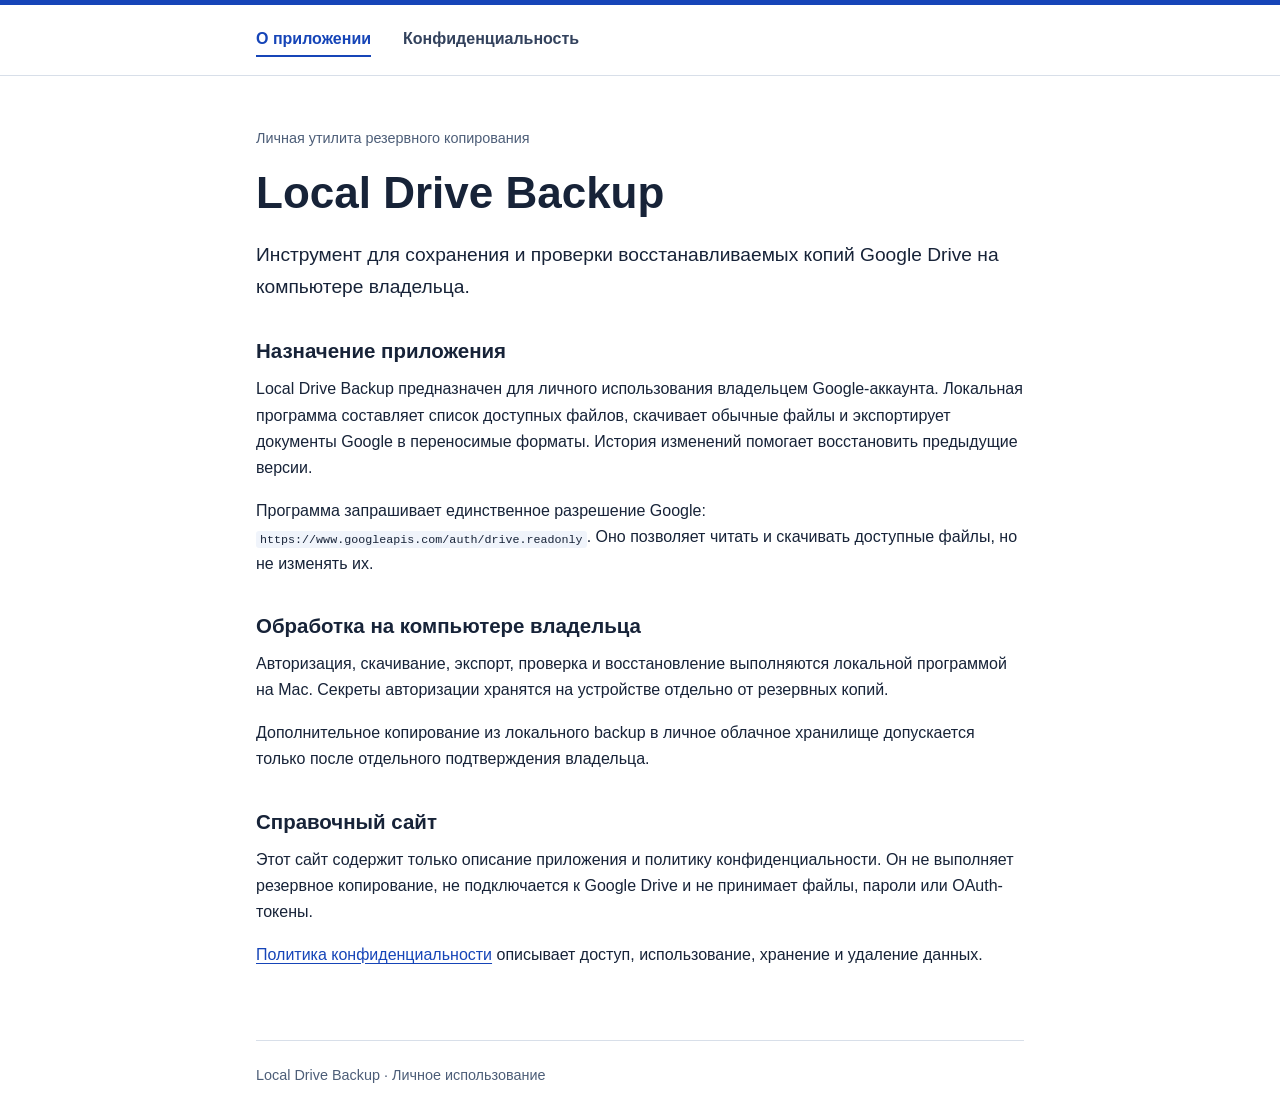
<file: index.html>
<!doctype html>
<html lang="ru">
<head>
  <meta charset="utf-8">
  <meta name="viewport" content="width=device-width, initial-scale=1">
  <meta name="description" content="Local Drive Backup — личная утилита резервного копирования Google Drive с обработкой данных на компьютере владельца.">
  <meta name="referrer" content="no-referrer">
  <meta http-equiv="Content-Security-Policy" content="default-src 'none'; style-src 'self'; base-uri 'none'; form-action 'none'; connect-src 'none'">
  <title>Local Drive Backup</title>
  <link rel="stylesheet" href="styles.css">
</head>
<body>
  <header><nav aria-label="Основная навигация"><a href="index.html" aria-current="page">О приложении</a><a href="privacy.html">Конфиденциальность</a></nav></header>
  <main>
    <p class="eyebrow">Личная утилита резервного копирования</p>
    <h1>Local Drive Backup</h1>
    <p class="lead">Инструмент для сохранения и проверки восстанавливаемых копий Google Drive на компьютере владельца.</p>
    <section aria-labelledby="purpose"><h2 id="purpose">Назначение приложения</h2>
      <p>Local Drive Backup предназначен для личного использования владельцем Google-аккаунта. Локальная программа составляет список доступных файлов, скачивает обычные файлы и экспортирует документы Google в переносимые форматы. История изменений помогает восстановить предыдущие версии.</p>
      <p>Программа запрашивает единственное разрешение Google: <code>https://www.googleapis.com/auth/drive.readonly</code>. Оно позволяет читать и скачивать доступные файлы, но не изменять их.</p>
    </section>
    <section aria-labelledby="processing"><h2 id="processing">Обработка на компьютере владельца</h2>
      <p>Авторизация, скачивание, экспорт, проверка и восстановление выполняются локальной программой на Mac. Секреты авторизации хранятся на устройстве отдельно от резервных копий.</p>
      <p>Дополнительное копирование из локального backup в личное облачное хранилище допускается только после отдельного подтверждения владельца.</p>
    </section>
    <section aria-labelledby="website"><h2 id="website">Справочный сайт</h2>
      <p>Этот сайт содержит только описание приложения и политику конфиденциальности. Он не выполняет резервное копирование, не подключается к Google Drive и не принимает файлы, пароли или OAuth-токены.</p>
      <p><a href="privacy.html">Политика конфиденциальности</a> описывает доступ, использование, хранение и удаление данных.</p>
    </section>
  </main>
  <footer>Local Drive Backup · Личное использование</footer>
</body>
</html>
</file>
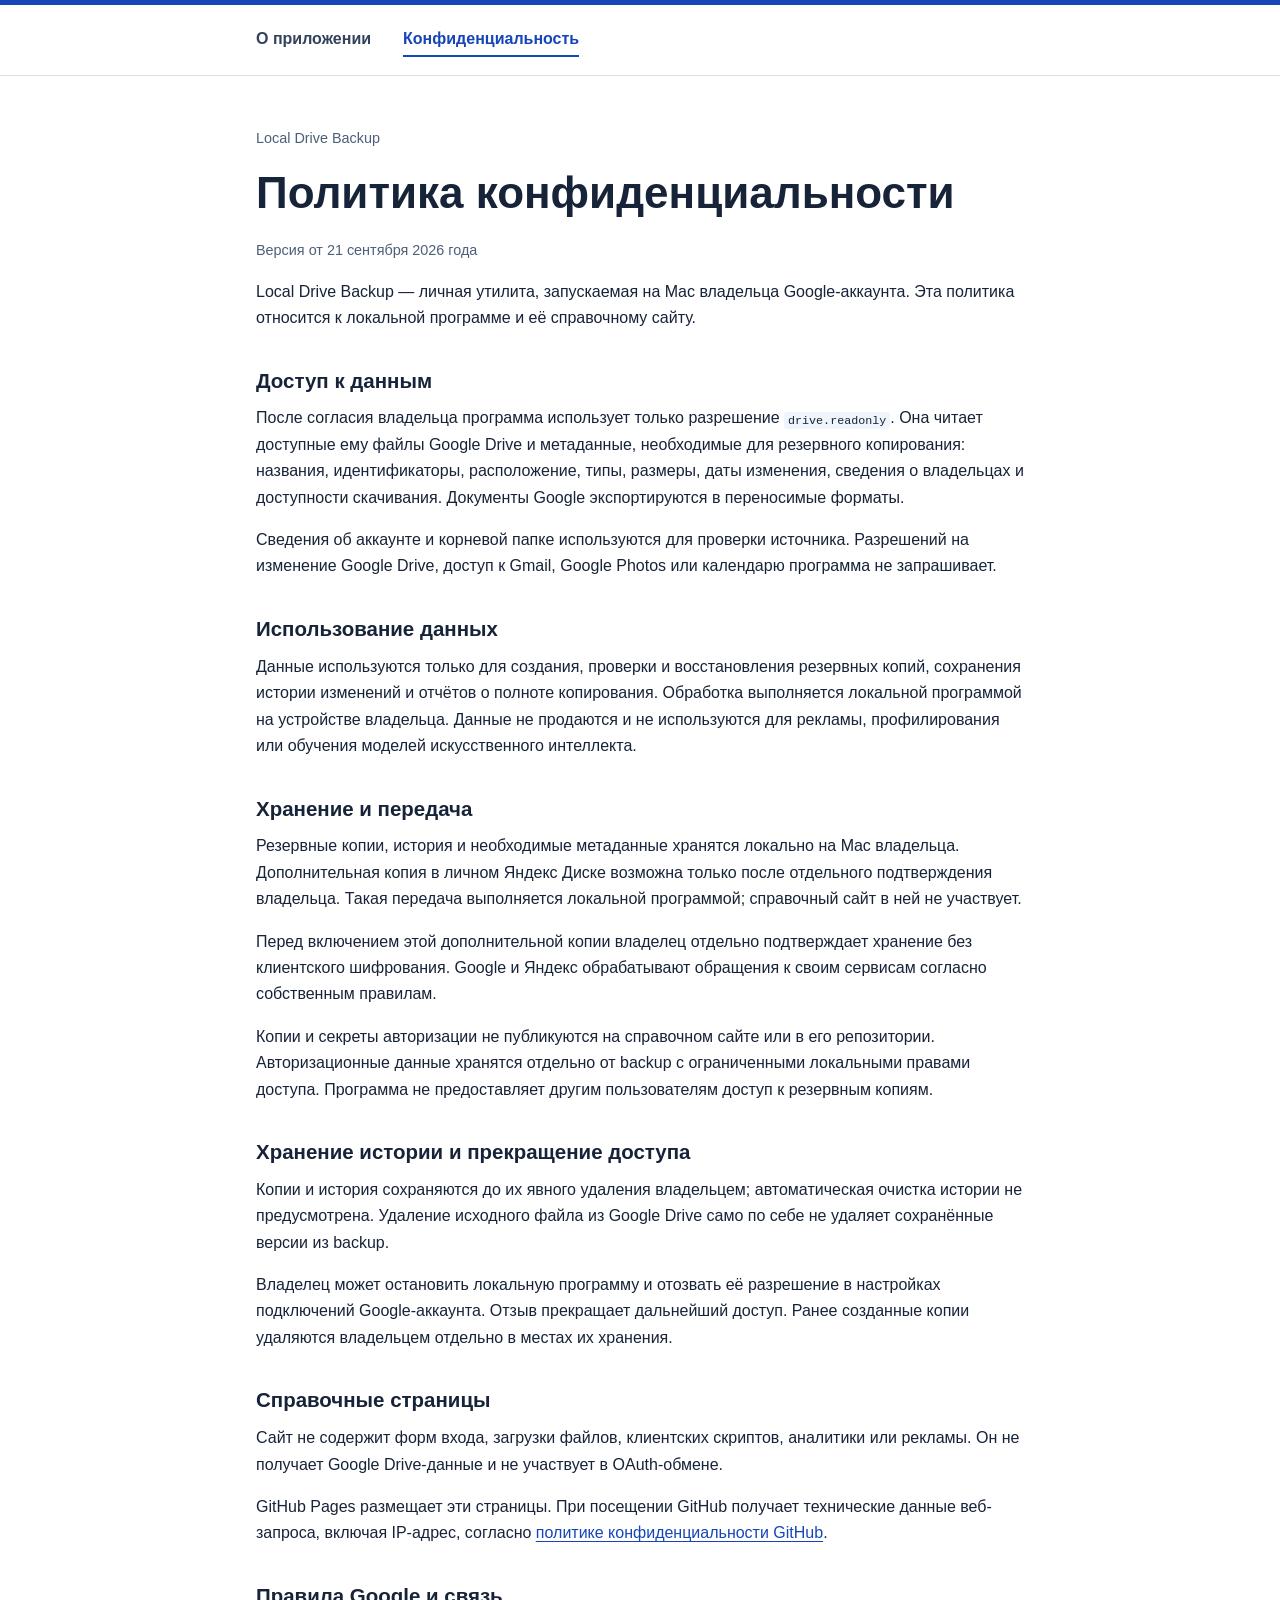
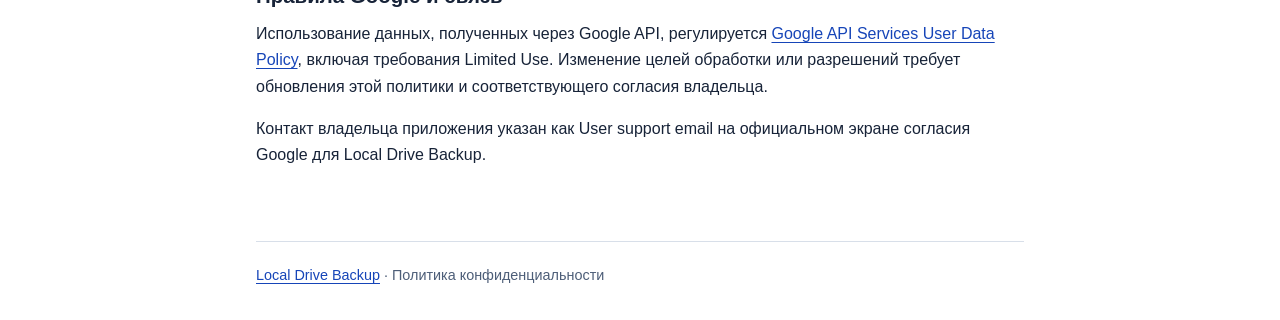
<file: privacy.html>
<!doctype html>
<html lang="ru">
<head>
  <meta charset="utf-8">
  <meta name="viewport" content="width=device-width, initial-scale=1">
  <meta name="description" content="Политика доступа, использования и хранения данных личной утилитой Local Drive Backup.">
  <meta name="referrer" content="no-referrer">
  <meta http-equiv="Content-Security-Policy" content="default-src 'none'; style-src 'self'; base-uri 'none'; form-action 'none'; connect-src 'none'">
  <title>Конфиденциальность — Local Drive Backup</title>
  <link rel="stylesheet" href="styles.css">
</head>
<body>
  <header><nav aria-label="Основная навигация"><a href="index.html">О приложении</a><a href="privacy.html" aria-current="page">Конфиденциальность</a></nav></header>
  <main>
    <p class="eyebrow">Local Drive Backup</p>
    <h1>Политика конфиденциальности</h1>
    <p class="date">Версия от 21 сентября 2026 года</p>
    <p>Local Drive Backup — личная утилита, запускаемая на Mac владельца Google-аккаунта. Эта политика относится к локальной программе и её справочному сайту.</p>
    <section aria-labelledby="access"><h2 id="access">Доступ к данным</h2>
      <p>После согласия владельца программа использует только разрешение <code>drive.readonly</code>. Она читает доступные ему файлы Google Drive и метаданные, необходимые для резервного копирования: названия, идентификаторы, расположение, типы, размеры, даты изменения, сведения о владельцах и доступности скачивания. Документы Google экспортируются в переносимые форматы.</p>
      <p>Сведения об аккаунте и корневой папке используются для проверки источника. Разрешений на изменение Google Drive, доступ к Gmail, Google Photos или календарю программа не запрашивает.</p>
    </section>
    <section aria-labelledby="use"><h2 id="use">Использование данных</h2>
      <p>Данные используются только для создания, проверки и восстановления резервных копий, сохранения истории изменений и отчётов о полноте копирования. Обработка выполняется локальной программой на устройстве владельца. Данные не продаются и не используются для рекламы, профилирования или обучения моделей искусственного интеллекта.</p>
    </section>
    <section aria-labelledby="storage"><h2 id="storage">Хранение и передача</h2>
      <p>Резервные копии, история и необходимые метаданные хранятся локально на Mac владельца. Дополнительная копия в личном Яндекс Диске возможна только после отдельного подтверждения владельца. Такая передача выполняется локальной программой; справочный сайт в ней не участвует.</p>
      <p>Перед включением этой дополнительной копии владелец отдельно подтверждает хранение без клиентского шифрования. Google и Яндекс обрабатывают обращения к своим сервисам согласно собственным правилам.</p>
      <p>Копии и секреты авторизации не публикуются на справочном сайте или в его репозитории. Авторизационные данные хранятся отдельно от backup с ограниченными локальными правами доступа. Программа не предоставляет другим пользователям доступ к резервным копиям.</p>
    </section>
    <section aria-labelledby="retention"><h2 id="retention">Хранение истории и прекращение доступа</h2>
      <p>Копии и история сохраняются до их явного удаления владельцем; автоматическая очистка истории не предусмотрена. Удаление исходного файла из Google Drive само по себе не удаляет сохранённые версии из backup.</p>
      <p>Владелец может остановить локальную программу и отозвать её разрешение в настройках подключений Google-аккаунта. Отзыв прекращает дальнейший доступ. Ранее созданные копии удаляются владельцем отдельно в местах их хранения.</p>
    </section>
    <section aria-labelledby="site"><h2 id="site">Справочные страницы</h2>
      <p>Сайт не содержит форм входа, загрузки файлов, клиентских скриптов, аналитики или рекламы. Он не получает Google Drive-данные и не участвует в OAuth-обмене.</p>
      <p>GitHub Pages размещает эти страницы. При посещении GitHub получает технические данные веб-запроса, включая IP-адрес, согласно <a href="https://docs.github.com/en/site-policy/privacy-policies/github-general-privacy-statement" rel="noreferrer">политике конфиденциальности GitHub</a>.</p>
    </section>
    <section aria-labelledby="policy"><h2 id="policy">Правила Google и связь</h2>
      <p>Использование данных, полученных через Google API, регулируется <a href="https://developers.google.com/terms/api-services-user-data-policy" rel="noreferrer">Google API Services User Data Policy</a>, включая требования Limited Use. Изменение целей обработки или разрешений требует обновления этой политики и соответствующего согласия владельца.</p>
      <p>Контакт владельца приложения указан как User support email на официальном экране согласия Google для Local Drive Backup.</p>
    </section>
  </main>
  <footer><a href="index.html">Local Drive Backup</a> · Политика конфиденциальности</footer>
</body>
</html>
</file>
<file: styles.css>
:root { color-scheme: light; font-family: -apple-system, BlinkMacSystemFont, "Segoe UI", sans-serif; color: #172338; background: #fff; font-size: 100%; }
* { box-sizing: border-box; }
body { margin: 0; line-height: 1.65; }
header { border-top: 5px solid #1645b8; border-bottom: 1px solid #d8dfe9; }
nav, main, footer { width: min(100% - 3rem, 48rem); margin-inline: auto; }
nav { display: flex; flex-wrap: wrap; gap: 1rem 2rem; padding-block: 1.1rem; }
nav a { color: #33425d; font-weight: 600; text-decoration: none; padding-block: .2rem; }
nav a[aria-current="page"] { color: #1645b8; border-bottom: 2px solid #1645b8; }
main { padding-block: 2.5rem 3.5rem; }
h1 { font-size: clamp(2rem, 5vw, 2.75rem); line-height: 1.2; margin: .4rem 0 1.2rem; overflow-wrap: anywhere; }
h2 { font-size: 1.28rem; line-height: 1.35; margin: 2.2rem 0 .65rem; }
p { margin: .7rem 0 1rem; }
.lead { font-size: 1.2rem; }
.eyebrow, .date { font-size: .9rem; color: #4d5e78; }
code { font-size: .9em; background: #f0f4fb; border-radius: .2rem; padding: .1rem .25rem; overflow-wrap: anywhere; }
a { color: #1645b8; text-underline-offset: .2em; }
a:focus-visible { outline: 3px solid #db8d00; outline-offset: 5px; }
footer { border-top: 1px solid #d8dfe9; padding-block: 1.4rem 2rem; font-size: .9rem; color: #4d5e78; }
@media (max-width: 480px) { nav, main, footer { width: calc(100% - 2rem); } main { padding-top: 2rem; } }
</file>
